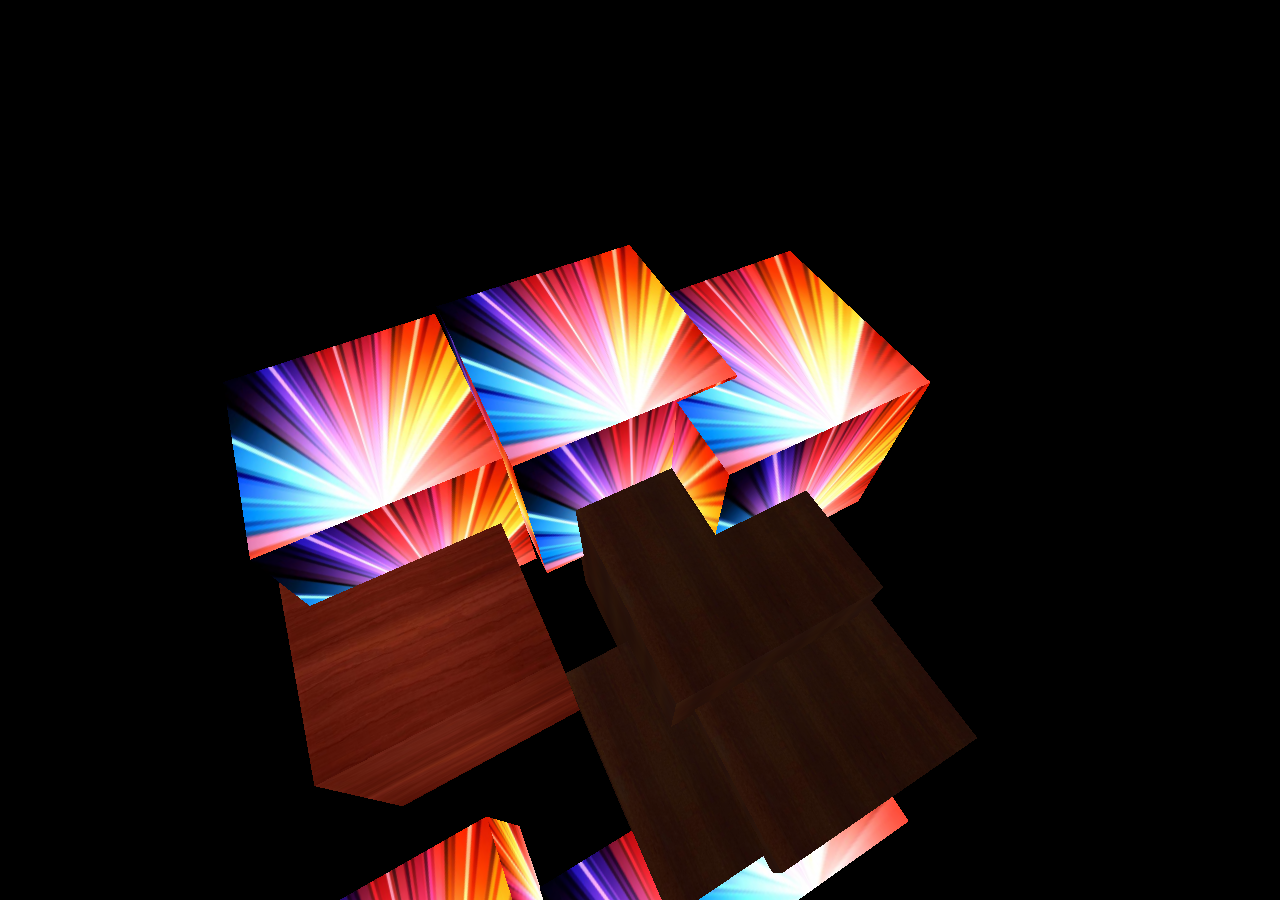
<file: S7-01-Texture-Cube/index.html>
<!DOCTYPE html>
<html lang="en" >
  <head>
    <meta charset="UTF-8" />
    <title>Three.js</title>
      <!--  Simple reset to delete the margins  -->
      <style>
        body { margin: 0; }
        canvas { width: 100%; height: 100% }
      </style>
      <!--  Three.js CDN  -->
      <!-- <script src="https://cdnjs.cloudflare.com/ajax/libs/three.js/96/three.min.js"></script>-->
      <script src="build/three.min.js"></script>
  </head>
  <body>
    <!--  Our code  -->
    <script src="js/index.js"></script>
  </body>
</html>
</file>
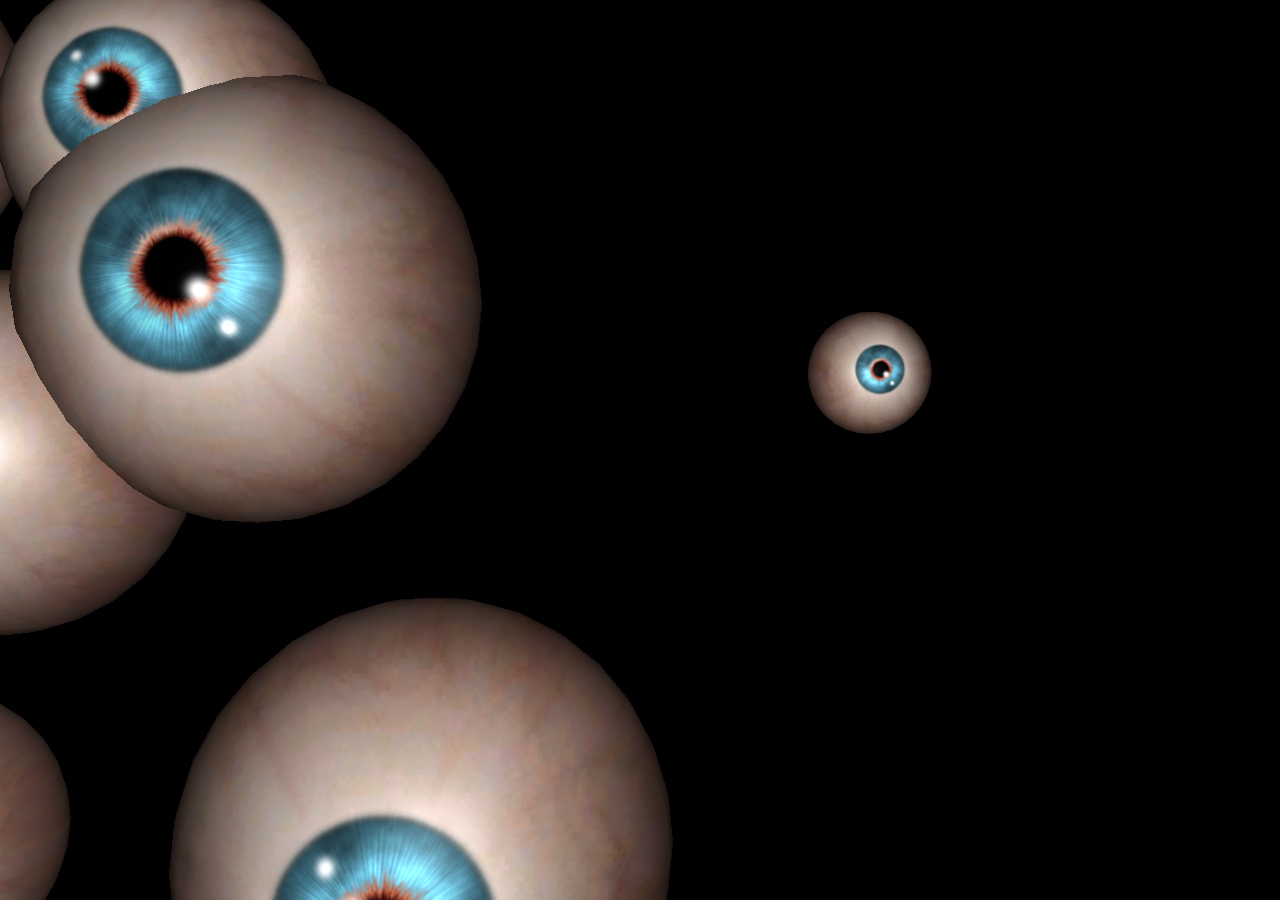
<file: S7-03-Texture-Eyes-Interaction/index.html>
<!DOCTYPE html>
<html lang="en" >
  <head>
    <meta charset="UTF-8" />
    <title>Three.js</title>
      <!--  Simple reset to delete the margins  -->
      <style>
        body { margin: 0; }
        canvas { width: 100%; height: 100% }
      </style>
      <!--  Three.js CDN  -->
      <!-- <script src="https://cdnjs.cloudflare.com/ajax/libs/three.js/96/three.min.js"></script>-->
      <script src="build/three.min.js"></script>
      <script src="js/libs/stats.min.js"></script>
  </head>
  <body>
    <!--  Our code  -->
    <script src="js/index.js"></script>
  </body>
</html>
</file>
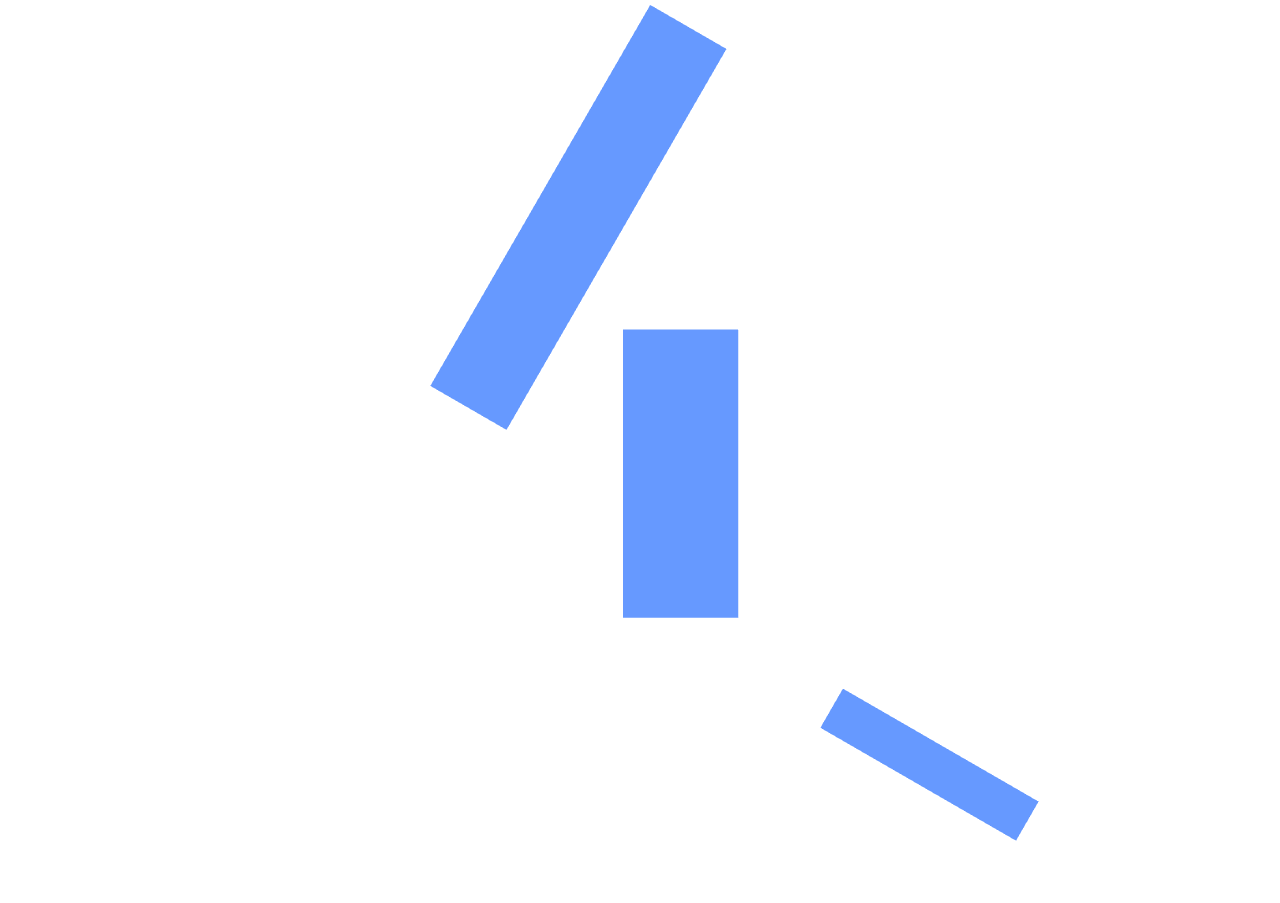
<file: S8-01-RaycastSprite/index.html>
<!DOCTYPE html>
<html lang="en">
	<head>
		<title>three.js webgl - raycast - sprite</title>
		<meta charset="utf-8">
		<meta name="viewport" content="width=device-width, user-scalable=no, minimum-scale=1.0, maximum-scale=1.0">
		<style>
			body {
				font-family: Monospace;
				font-size: 13px;
				text-align: center;

				margin: 0px;
				background-color: #fff;
				overflow: hidden;
			}

			#info{
				position: absolute;
				z-index: 1;
				width: 100%;
				padding: 5px;
				text-align: center;
			}
		</style>
	</head>
<body>
	<script src="build/three.js"></script>
	<script src="js/OrbitControls.js"></script>
	<script src="js/index.js"></script>
</body>
</html>
</file>
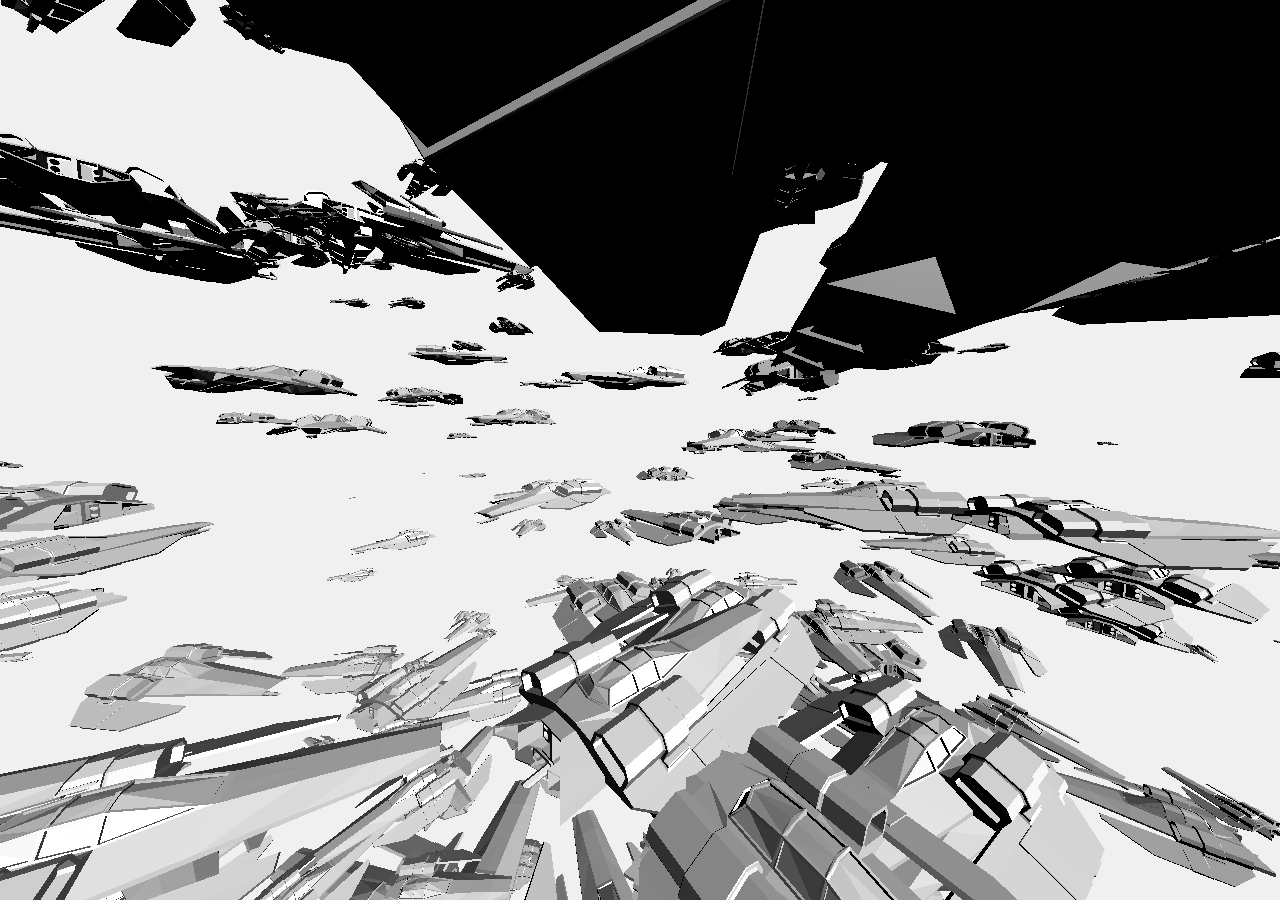
<file: S9-01-RaycastAudio/index.html>
<!DOCTYPE html>
<html lang="en" >
  <head>
    <meta charset="UTF-8" />
    <title>Three.js</title>
      <!--  Simple reset to delete the margins  -->
      <style>
        body { margin: 0; }
        canvas { width: 100%; height: 100% }
      </style>
      <!--  Three.js CDN  -->
      <!-- <script src="https://cdnjs.cloudflare.com/ajax/libs/three.js/96/three.min.js"></script>-->
      <script src="build/three.min.js"></script>
      <script src="build/OBJLoader.js"></script>
      <script src="build/MTLLoader.js"></script>

  </head>
  <body>
    <!--  Our code  -->
    <script src="js/index.js"></script>
  </body>
</html>
</file>
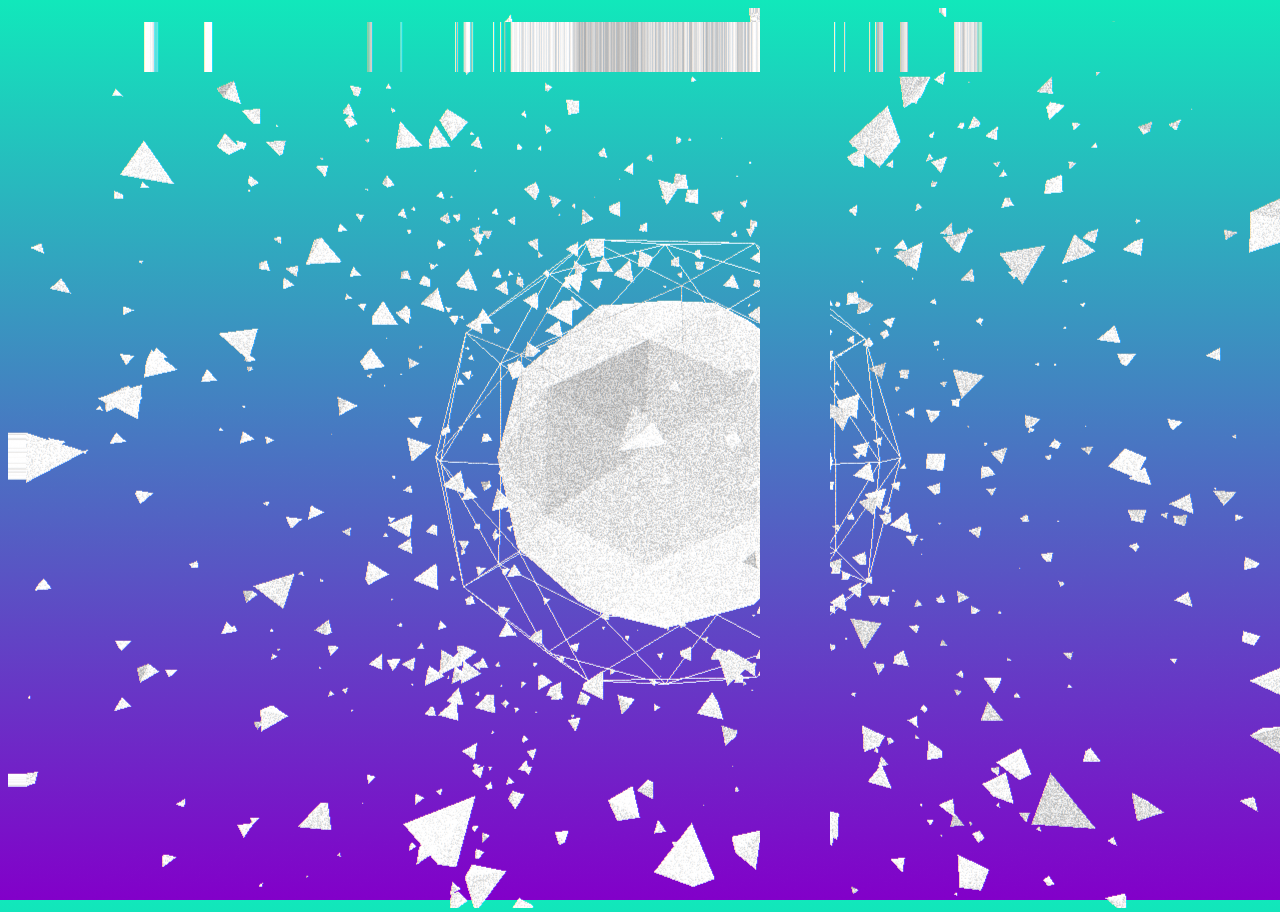
<file: S9-02-PostProcessing-Glitch/index.html>
<!DOCTYPE html>
<html lang="en" >

<head>
  <meta charset="UTF-8">
  <title>ThreeJS Gradient</title>
      <link rel="stylesheet" href="css/style.css">
</head>
<body>
  <div id="canvas"></div>
  <script src="build/three.js"></script>
  <script src="shaders/CopyShader.js"></script>
  <script src="shaders/DotScreenShader.js"></script>
  <script src="shaders/RGBShiftShader.js"></script>
  <script src="shaders/PixelShader.js"></script>
  <script src="shaders/DigitalGlitch.js"></script>
  <script src="shaders/AfterimageShader.js"></script>
  <script src="shaders/BlendShader.js"></script>
  <script src="shaders/BokehShader.js"></script>
  <script src="shaders/ColorifyShader.js"></script>
  <script src="shaders/FilmShader.js"></script>
  <script src="shaders/FocusShader.js"></script>
  <script src="shaders/FXAAShader.js"></script>
  <script src="shaders/KaleidoShader.js"></script>
  <script src="shaders/GammaCorrectionShader.js"></script>
  <script src="shaders/HorizontalBlurShader.js"></script>
  <script src="shaders/HueSaturationShader.js"></script>
  <script src="shaders/ToneMapShader.js"></script>



  <script src="EffectComposer/EffectComposer.js"></script>

  <script src="postprocessing/EffectComposer.js"></script>
  <script src="postprocessing/RenderPass.js"></script>
  <script src="postprocessing/MaskPass.js"></script>
  <script src="postprocessing/ShaderPass.js"></script>
  <script src="postprocessing/GlitchPass.js"></script>

  <script src="js/index.js"></script>
</body>
</html>
</file>
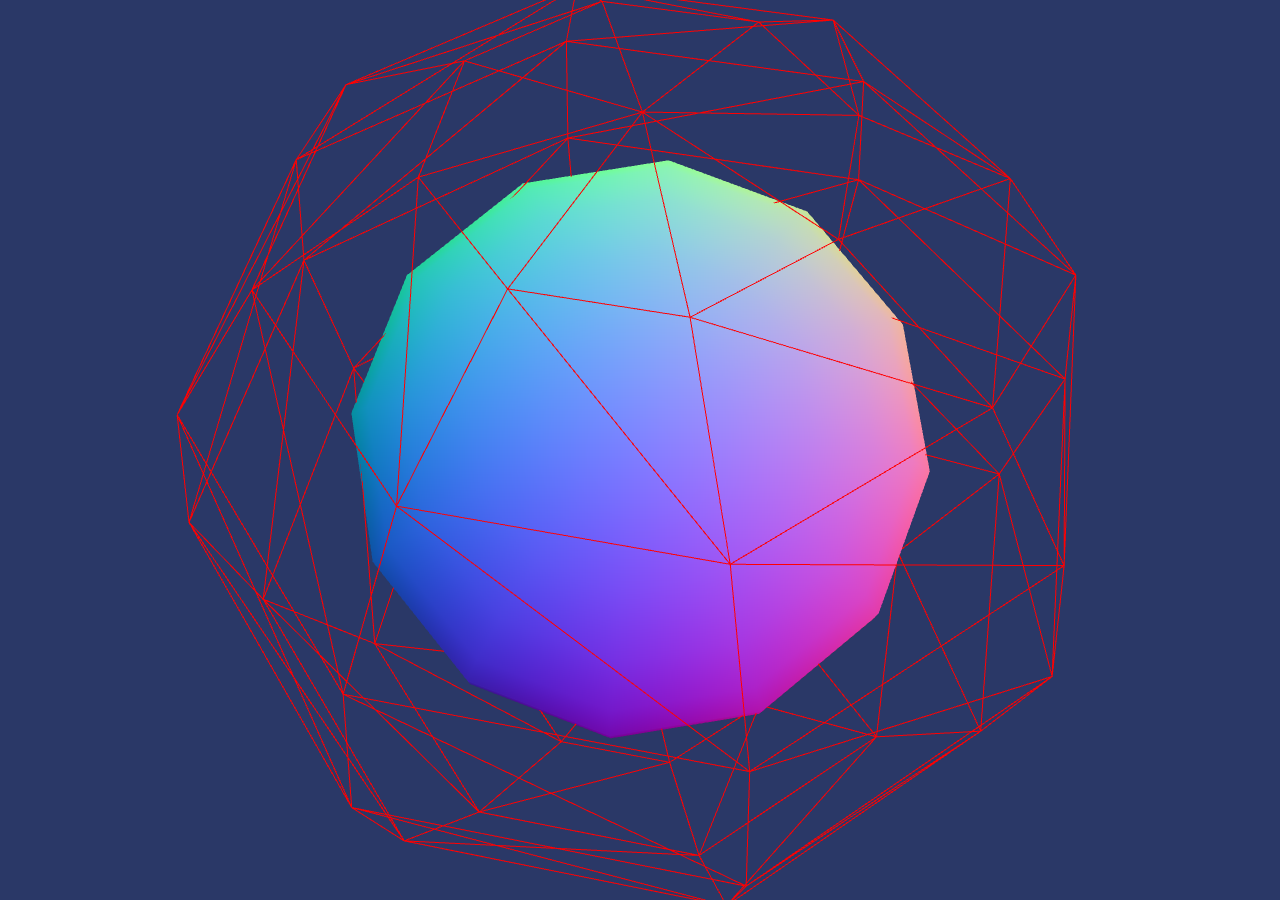
<file: Session1/00-Test/index.html>
<!DOCTYPE html>
<html lang="en">
<head>
   <meta charset='UTF-8' />
    <title>three.js</title>
      <style>
        body { margin:0; }
        canvas {width:100%;height:100% }
      </style>
    <script src="build/three.js"></script>
  </head>
  <body>
  <script src="js/index.js"></script>
  </body>
 </html>
</file>
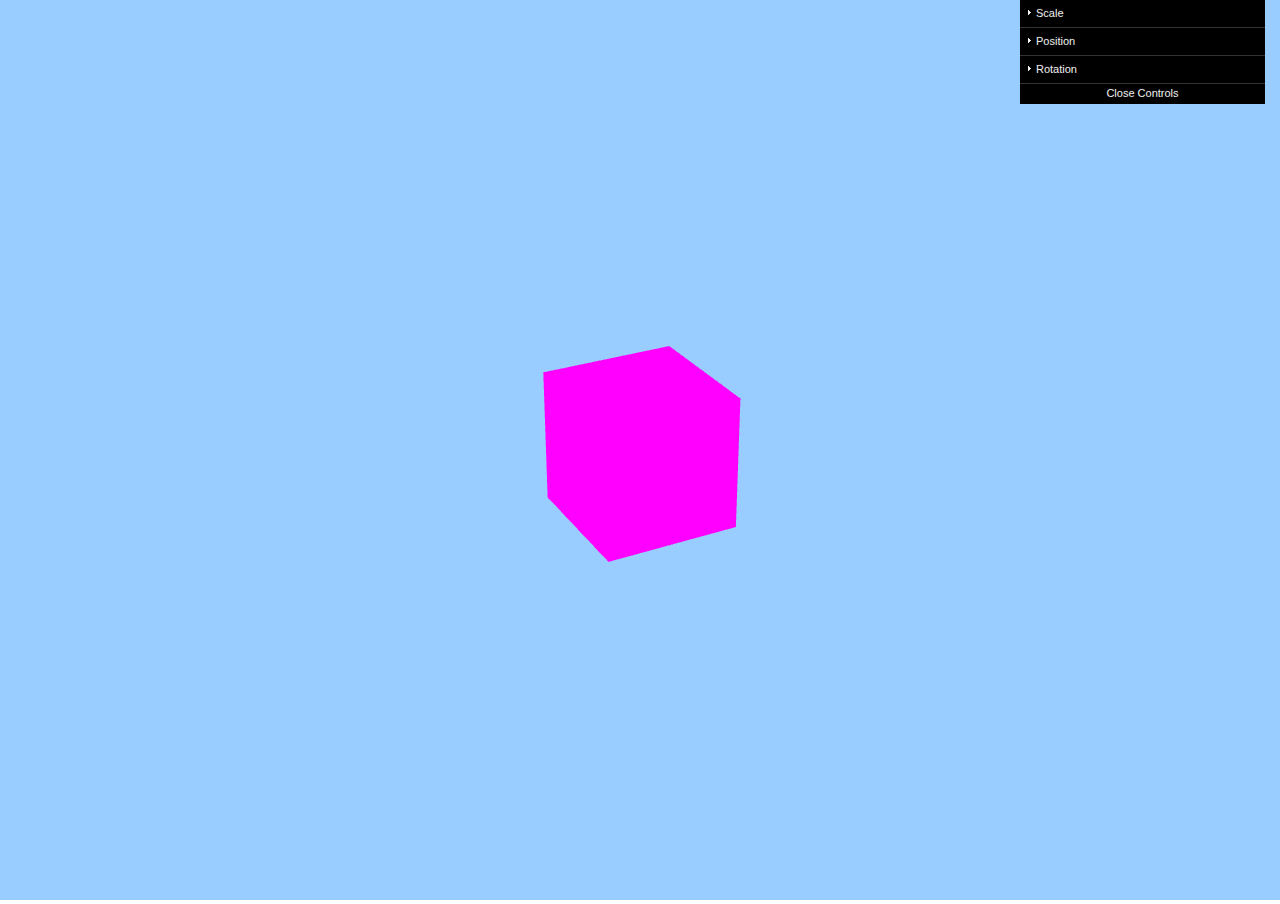
<file: Session3/00-BasicStructure-GUL/index.html>
<!DOCTYPE html>
<html lang="en">
<head>
<meta charset='UTF-8' />
<title>Three.js</title>
<style>
  body {margin:0;}
  canvas{ width:100%; height:100%}
 </style>
<script src="build/three.js"></script>
<script src="js/dat.gui.min.js"></script>
</head>
<body>
  <script src="js/index.js"></script>
</body>
</html>
</file>
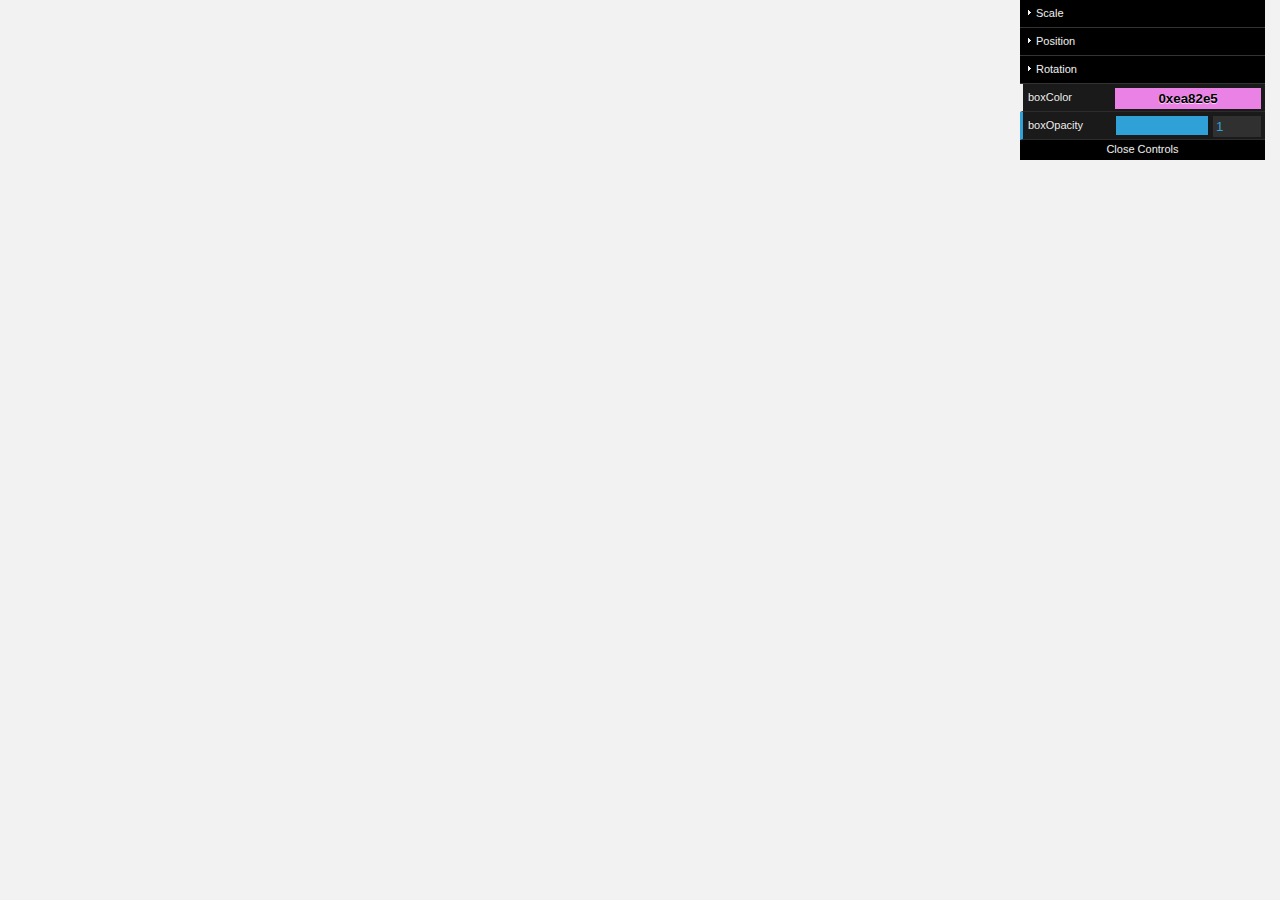
<file: Session3/01_BasicGUI(fanli)/index.html>
<!DOCTYPE html>
<html lang="en" >
  <head>
    <meta charset="UTF-8" />
    <title>Three.js</title>
      <!--  Simple reset to delete the margins  -->
      <style>
        body { margin: 0; }
        canvas { width: 100%; height: 100% }
      </style>
      <div id="threejs"></div>
      <!--  Three.js CDN  -->
      <!-- <script src="https://cdnjs.cloudflare.com/ajax/libs/three.js/96/three.min.js"></script>-->
      <script src="build/three.min.js"></script>
      <script src="js/dat.gui.min.js"></script>
  </head>
  <body>
    <!--  Our code  -->
    <script src="js/index.js"></script>
  </body>
</html>
</file>
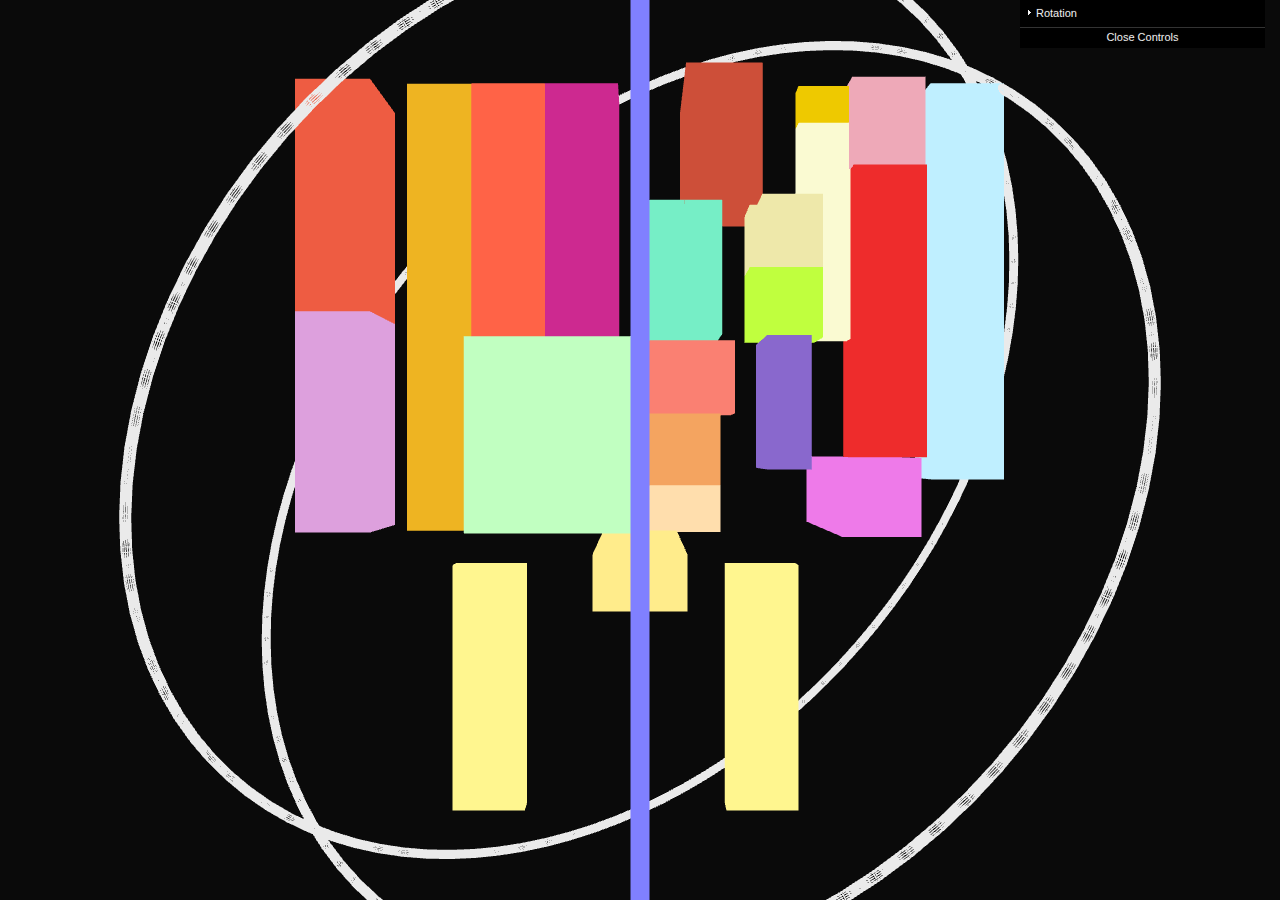
<file: Session3/homework1/index.html>
<!DOCTYPE html>
<html lang="en" >
  <head>
    <meta charset="UTF-8" />
    <title>Three.js</title>
      <!--  Simple reset to delete the margins  -->
      <style>
        body { margin: 0; }
        canvas { width: 100%; height: 100% }
      </style>
      <!--  Three.js CDN  -->
      <!-- <script src="https://cdnjs.cloudflare.com/ajax/libs/three.js/96/three.min.js"></script>-->
      <script src="build/three.min.js"></script>
      <script src="js/dat.gui.min.js"></script>
  </head>
  <body>
    <!--  Our code  -->
    <script src="js/index.js"></script>
  </body>
</html>
</file>
<file: S9-02-PostProcessing-Glitch/css/style.css>
html {
  width: 100%;
  height: 100%;

  background: #11e8bb; /* Old browsers */
  background: -moz-linear-gradient(top,  #11e8bb 0%, #8200c9 100%); /* FF3.6-15 */
  background: -webkit-linear-gradient(top,  #11e8bb 0%,#8200c9 100%); /* Chrome10-25,Safari5.1-6 */
  background: linear-gradient(to bottom,  #11e8bb 0%,#8200c9 100%); /* W3C, IE10+, FF16+, Chrome26+, Opera12+, Safari7+ */
  filter: progid:DXImageTransform.Microsoft.gradient( startColorstr='#11e8bb', endColorstr='#8200c9',GradientType=0 ); /* IE6-9 */
}
</file>
